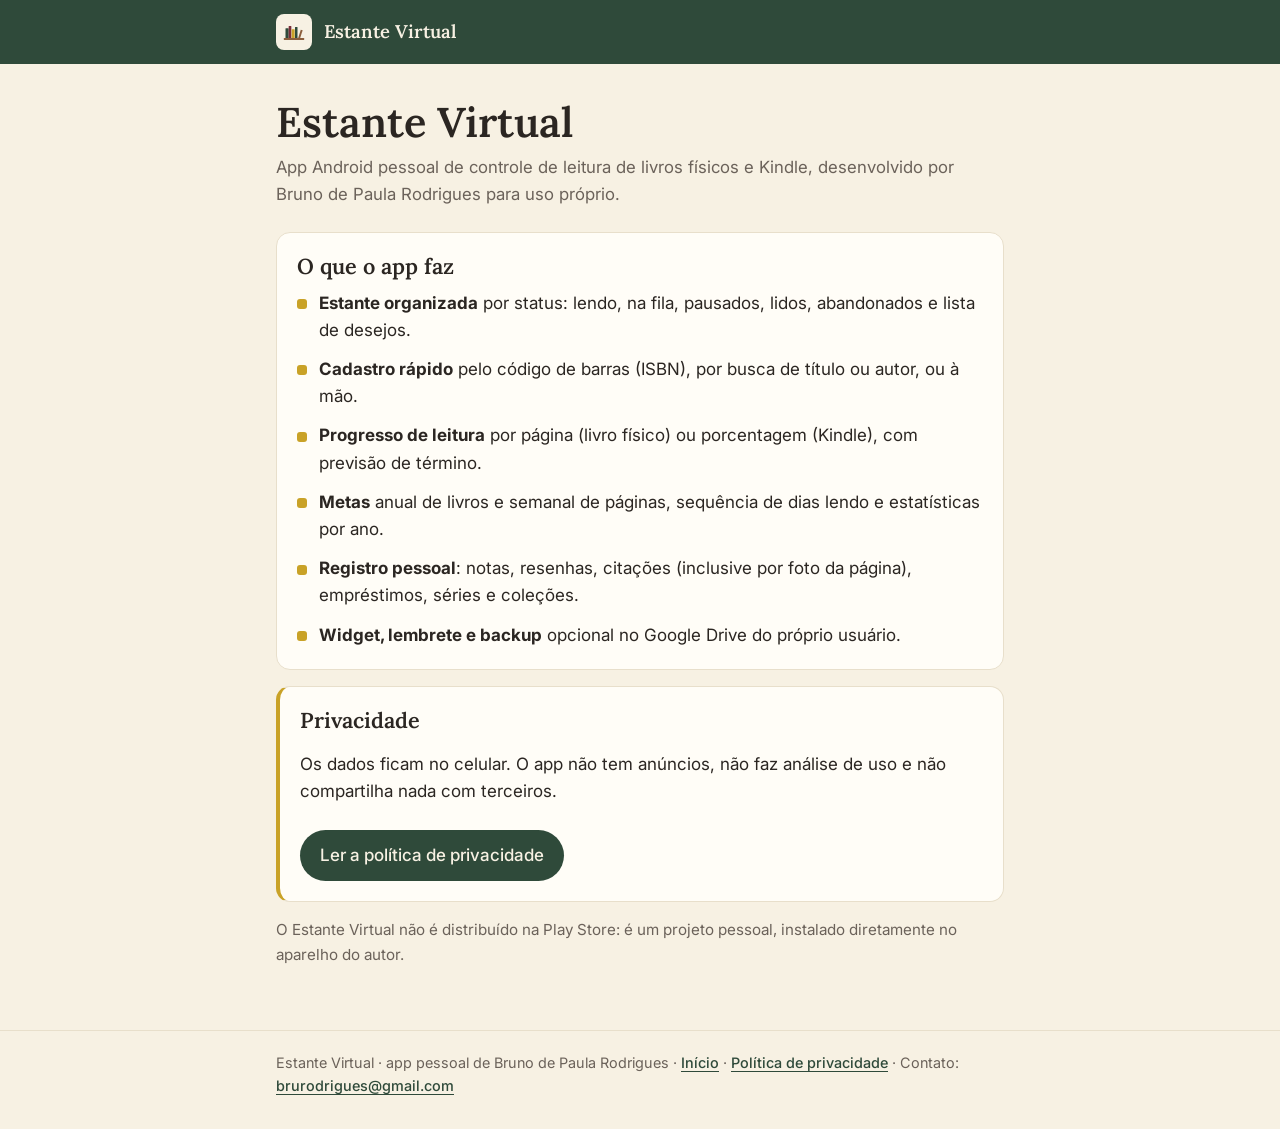
<file: index.html>
<!doctype html>
<html lang="pt-BR">
<head>
  <meta charset="utf-8">
  <meta name="viewport" content="width=device-width, initial-scale=1">
  <link rel="icon" href="icone.svg" type="image/svg+xml">
  <link rel="preconnect" href="https://fonts.googleapis.com">
  <link rel="preconnect" href="https://fonts.gstatic.com" crossorigin>
  <link href="https://fonts.googleapis.com/css2?family=Inter:wght@400;500&family=Lora:wght@500;600&display=swap" rel="stylesheet">
  <link rel="stylesheet" href="estilo.css">
  <title>Estante Virtual</title>
  <meta name="description" content="Estante Virtual: app Android pessoal para controlar a leitura de livros físicos e Kindle.">
</head>
<body>
<header class="topo"><div class="conteudo"><svg viewBox="0 0 108 108" aria-hidden="true"><rect width="108" height="108" rx="24" fill="#F7F1E3"/><path fill="#2F4A3A" d="M29.5 43h7.5a1 1 0 0 1 1 1v28h-9.5V44a1 1 0 0 1 1-1z"/><path fill="#7A2E3A" d="M39 36h6a1 1 0 0 1 1 1v35h-8V37a1 1 0 0 1 1-1z"/><path fill="#C9A227" d="M48 46h7a1 1 0 0 1 1 1v25h-9V47a1 1 0 0 1 1-1z"/><path fill="#2F4A3A" d="M58 39h5.5a1 1 0 0 1 1 1v32H57V40a1 1 0 0 1 1-1z"/><path fill="#8B5E3C" d="M66.5 72h6L80 48.8 74.3 47z"/><rect fill="#8B5E3C" x="23.5" y="72" width="61" height="6" rx="1.5"/></svg><a href="./">Estante Virtual</a></div></header>
<main class="conteudo">
  <h1>Estante Virtual</h1>
  <p class="subtitulo">App Android pessoal de controle de leitura de livros físicos e Kindle, desenvolvido por Bruno de Paula Rodrigues para uso próprio.</p>

  <section class="cartao">
    <h2 style="margin-top:0">O que o app faz</h2>
    <ul class="lista">
      <li><span><strong>Estante organizada</strong> por status: lendo, na fila, pausados, lidos, abandonados e lista de desejos.</span></li>
      <li><span><strong>Cadastro rápido</strong> pelo código de barras (ISBN), por busca de título ou autor, ou à mão.</span></li>
      <li><span><strong>Progresso de leitura</strong> por página (livro físico) ou porcentagem (Kindle), com previsão de término.</span></li>
      <li><span><strong>Metas</strong> anual de livros e semanal de páginas, sequência de dias lendo e estatísticas por ano.</span></li>
      <li><span><strong>Registro pessoal</strong>: notas, resenhas, citações (inclusive por foto da página), empréstimos, séries e coleções.</span></li>
      <li><span><strong>Widget, lembrete e backup</strong> opcional no Google Drive do próprio usuário.</span></li>
    </ul>
  </section>

  <section class="cartao destaque">
    <h2 style="margin-top:0">Privacidade</h2>
    <p>Os dados ficam no celular. O app não tem anúncios, não faz análise de uso e não compartilha nada com terceiros.</p>
    <a class="botao" href="privacidade.html">Ler a política de privacidade</a>
  </section>

  <p class="nota">O Estante Virtual não é distribuído na Play Store: é um projeto pessoal, instalado diretamente no aparelho do autor.</p>
</main>
<footer><div class="conteudo">Estante Virtual · app pessoal de Bruno de Paula Rodrigues · <a href="./">Início</a> · <a href="privacidade.html">Política de privacidade</a> · Contato: <a href="mailto:brurodrigues@gmail.com">brurodrigues@gmail.com</a></div></footer>
</body>
</html>
</file>
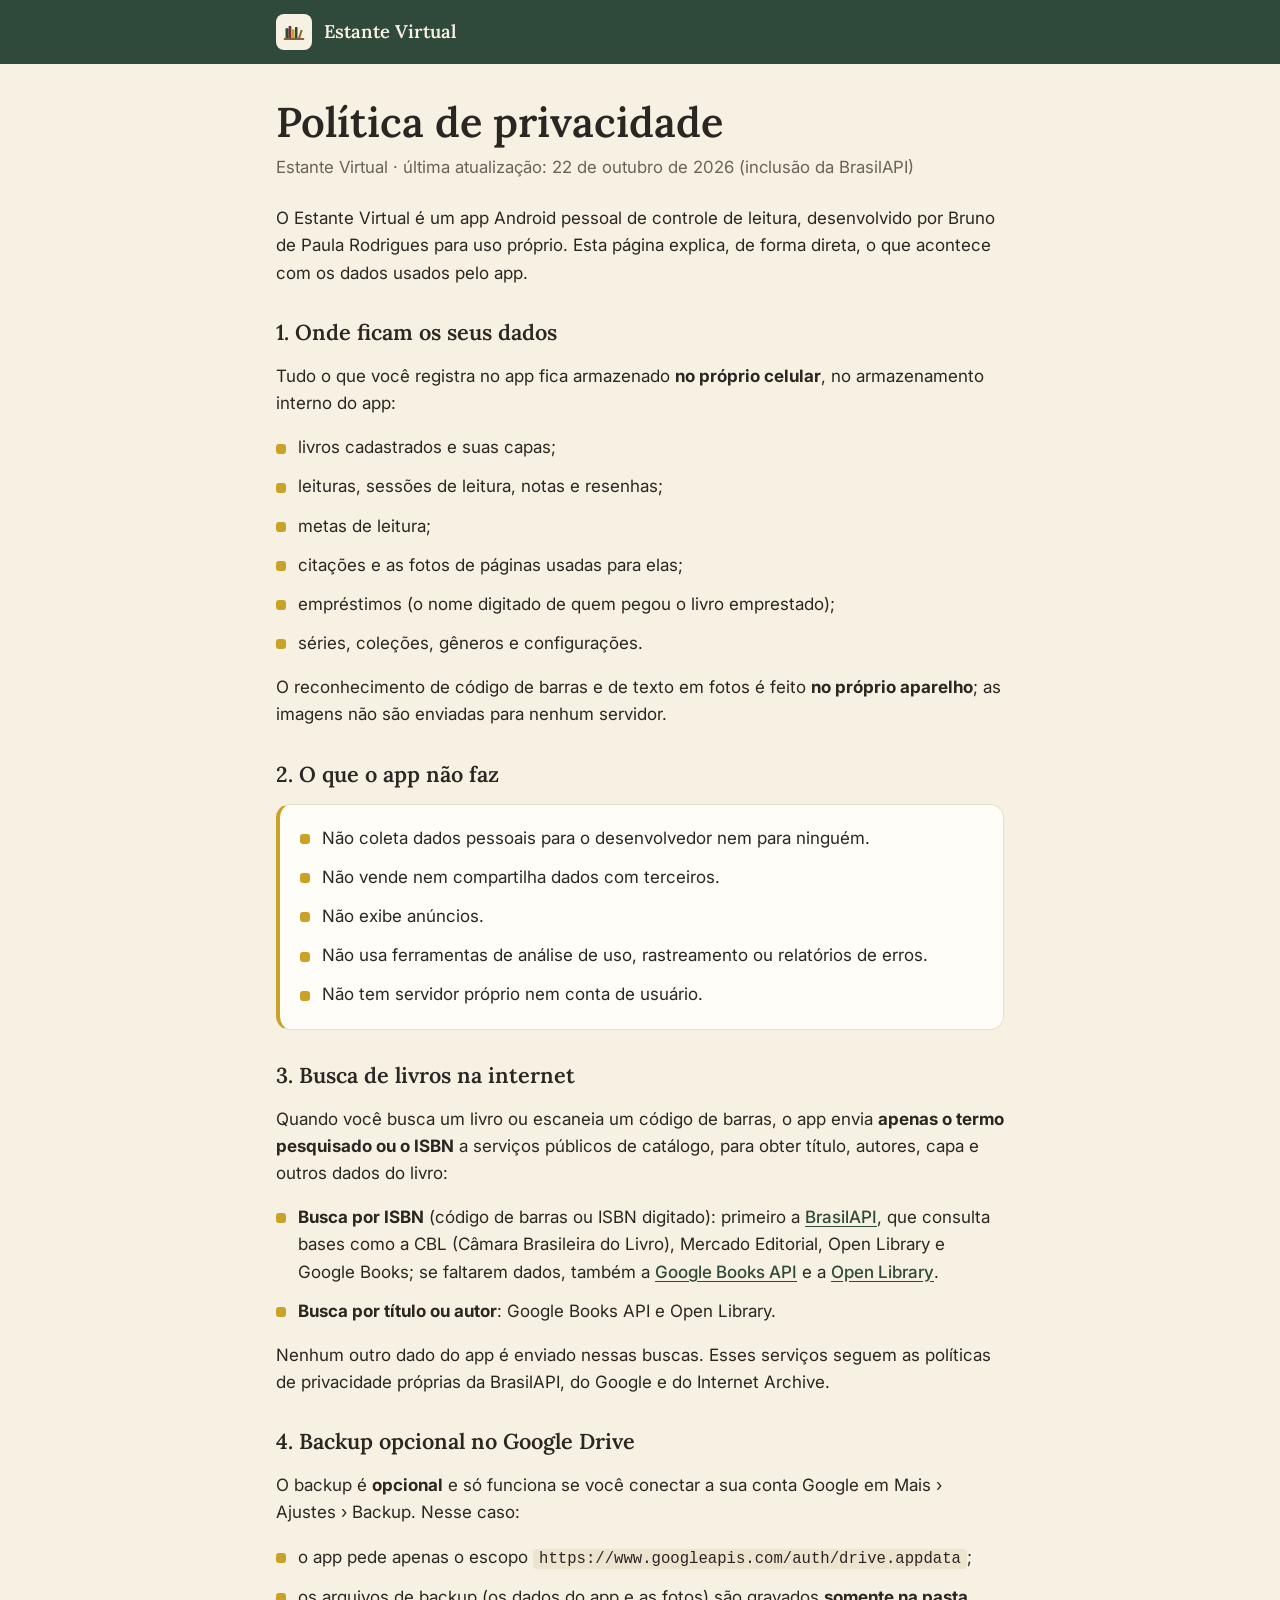
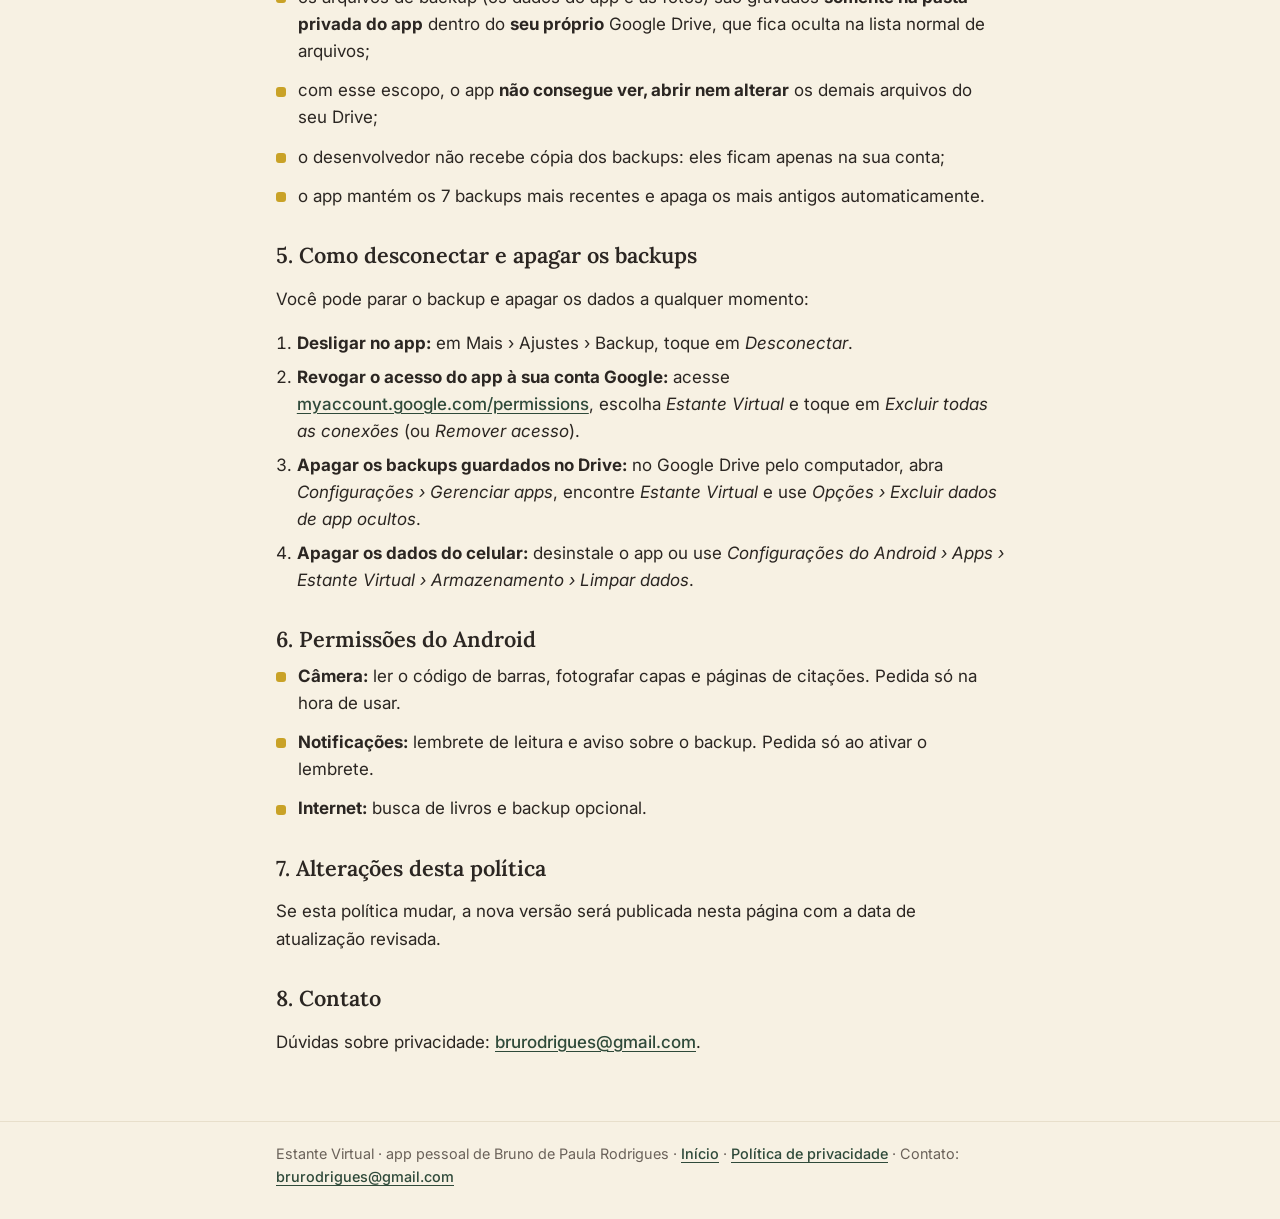
<file: privacidade.html>
<!doctype html>
<html lang="pt-BR">
<head>
  <meta charset="utf-8">
  <meta name="viewport" content="width=device-width, initial-scale=1">
  <link rel="icon" href="icone.svg" type="image/svg+xml">
  <link rel="preconnect" href="https://fonts.googleapis.com">
  <link rel="preconnect" href="https://fonts.gstatic.com" crossorigin>
  <link href="https://fonts.googleapis.com/css2?family=Inter:wght@400;500&family=Lora:wght@500;600&display=swap" rel="stylesheet">
  <link rel="stylesheet" href="estilo.css">
  <title>Política de privacidade · Estante Virtual</title>
  <meta name="description" content="Política de privacidade do app Estante Virtual.">
</head>
<body>
<header class="topo"><div class="conteudo"><svg viewBox="0 0 108 108" aria-hidden="true"><rect width="108" height="108" rx="24" fill="#F7F1E3"/><path fill="#2F4A3A" d="M29.5 43h7.5a1 1 0 0 1 1 1v28h-9.5V44a1 1 0 0 1 1-1z"/><path fill="#7A2E3A" d="M39 36h6a1 1 0 0 1 1 1v35h-8V37a1 1 0 0 1 1-1z"/><path fill="#C9A227" d="M48 46h7a1 1 0 0 1 1 1v25h-9V47a1 1 0 0 1 1-1z"/><path fill="#2F4A3A" d="M58 39h5.5a1 1 0 0 1 1 1v32H57V40a1 1 0 0 1 1-1z"/><path fill="#8B5E3C" d="M66.5 72h6L80 48.8 74.3 47z"/><rect fill="#8B5E3C" x="23.5" y="72" width="61" height="6" rx="1.5"/></svg><a href="./">Estante Virtual</a></div></header>
<main class="conteudo">
  <h1>Política de privacidade</h1>
  <p class="subtitulo">Estante Virtual · última atualização: 22 de outubro de 2026 (inclusão da BrasilAPI)</p>

  <p>O Estante Virtual é um app Android pessoal de controle de leitura, desenvolvido por Bruno de Paula Rodrigues para uso próprio. Esta página explica, de forma direta, o que acontece com os dados usados pelo app.</p>

  <h2>1. Onde ficam os seus dados</h2>
  <p>Tudo o que você registra no app fica armazenado <strong>no próprio celular</strong>, no armazenamento interno do app:</p>
  <ul class="lista">
    <li><span>livros cadastrados e suas capas;</span></li>
    <li><span>leituras, sessões de leitura, notas e resenhas;</span></li>
    <li><span>metas de leitura;</span></li>
    <li><span>citações e as fotos de páginas usadas para elas;</span></li>
    <li><span>empréstimos (o nome digitado de quem pegou o livro emprestado);</span></li>
    <li><span>séries, coleções, gêneros e configurações.</span></li>
  </ul>
  <p>O reconhecimento de código de barras e de texto em fotos é feito <strong>no próprio aparelho</strong>; as imagens não são enviadas para nenhum servidor.</p>

  <h2>2. O que o app não faz</h2>
  <div class="cartao destaque">
    <ul class="lista">
      <li><span>Não coleta dados pessoais para o desenvolvedor nem para ninguém.</span></li>
      <li><span>Não vende nem compartilha dados com terceiros.</span></li>
      <li><span>Não exibe anúncios.</span></li>
      <li><span>Não usa ferramentas de análise de uso, rastreamento ou relatórios de erros.</span></li>
      <li><span>Não tem servidor próprio nem conta de usuário.</span></li>
    </ul>
  </div>

  <h2>3. Busca de livros na internet</h2>
  <p>Quando você busca um livro ou escaneia um código de barras, o app envia <strong>apenas o termo pesquisado ou o ISBN</strong> a serviços públicos de catálogo, para obter título, autores, capa e outros dados do livro:</p>
  <ul class="lista">
    <li><span><strong>Busca por ISBN</strong> (código de barras ou ISBN digitado): primeiro a <a href="https://brasilapi.com.br/">BrasilAPI</a>, que consulta bases como a CBL (Câmara Brasileira do Livro), Mercado Editorial, Open Library e Google Books; se faltarem dados, também a <a href="https://developers.google.com/books">Google Books API</a> e a <a href="https://openlibrary.org/">Open Library</a>.</span></li>
    <li><span><strong>Busca por título ou autor</strong>: Google Books API e Open Library.</span></li>
  </ul>
  <p>Nenhum outro dado do app é enviado nessas buscas. Esses serviços seguem as políticas de privacidade próprias da BrasilAPI, do Google e do Internet Archive.</p>

  <h2>4. Backup opcional no Google Drive</h2>
  <p>O backup é <strong>opcional</strong> e só funciona se você conectar a sua conta Google em Mais › Ajustes › Backup. Nesse caso:</p>
  <ul class="lista">
    <li><span>o app pede apenas o escopo <code>https://www.googleapis.com/auth/drive.appdata</code>;</span></li>
    <li><span>os arquivos de backup (os dados do app e as fotos) são gravados <strong>somente na pasta privada do app</strong> dentro do <strong>seu próprio</strong> Google Drive, que fica oculta na lista normal de arquivos;</span></li>
    <li><span>com esse escopo, o app <strong>não consegue ver, abrir nem alterar</strong> os demais arquivos do seu Drive;</span></li>
    <li><span>o desenvolvedor não recebe cópia dos backups: eles ficam apenas na sua conta;</span></li>
    <li><span>o app mantém os 7 backups mais recentes e apaga os mais antigos automaticamente.</span></li>
  </ul>

  <h2>5. Como desconectar e apagar os backups</h2>
  <p>Você pode parar o backup e apagar os dados a qualquer momento:</p>
  <ol>
    <li><strong>Desligar no app:</strong> em Mais › Ajustes › Backup, toque em <em>Desconectar</em>.</li>
    <li><strong>Revogar o acesso do app à sua conta Google:</strong> acesse <a href="https://myaccount.google.com/permissions">myaccount.google.com/permissions</a>, escolha <em>Estante Virtual</em> e toque em <em>Excluir todas as conexões</em> (ou <em>Remover acesso</em>).</li>
    <li><strong>Apagar os backups guardados no Drive:</strong> no Google Drive pelo computador, abra <em>Configurações › Gerenciar apps</em>, encontre <em>Estante Virtual</em> e use <em>Opções › Excluir dados de app ocultos</em>.</li>
    <li><strong>Apagar os dados do celular:</strong> desinstale o app ou use <em>Configurações do Android › Apps › Estante Virtual › Armazenamento › Limpar dados</em>.</li>
  </ol>

  <h2>6. Permissões do Android</h2>
  <ul class="lista">
    <li><span><strong>Câmera:</strong> ler o código de barras, fotografar capas e páginas de citações. Pedida só na hora de usar.</span></li>
    <li><span><strong>Notificações:</strong> lembrete de leitura e aviso sobre o backup. Pedida só ao ativar o lembrete.</span></li>
    <li><span><strong>Internet:</strong> busca de livros e backup opcional.</span></li>
  </ul>

  <h2>7. Alterações desta política</h2>
  <p>Se esta política mudar, a nova versão será publicada nesta página com a data de atualização revisada.</p>

  <h2>8. Contato</h2>
  <p>Dúvidas sobre privacidade: <a href="mailto:brurodrigues@gmail.com">brurodrigues@gmail.com</a>.</p>
</main>
<footer><div class="conteudo">Estante Virtual · app pessoal de Bruno de Paula Rodrigues · <a href="./">Início</a> · <a href="privacidade.html">Política de privacidade</a> · Contato: <a href="mailto:brurodrigues@gmail.com">brurodrigues@gmail.com</a></div></footer>
</body>
</html>
</file>
<file: estilo.css>
:root {
  --creme: #F7F1E3;
  --cartao: #FFFDF7;
  --borda: #E8DFCB;
  --verde: #2F4A3A;
  --madeira: #8B5E3C;
  --dourado: #C9A227;
  --texto: #2B2622;
  --texto2: #6B625A;
  --trilha: #EDE4D0;
}
* { box-sizing: border-box; }
html { -webkit-text-size-adjust: 100%; }
body {
  margin: 0;
  background: var(--creme);
  color: var(--texto);
  font-family: "Inter", system-ui, -apple-system, "Segoe UI", Roboto, sans-serif;
  font-weight: 400;
  font-size: 17px;
  line-height: 1.6;
}
h1, h2, h3 { font-family: "Lora", Georgia, serif; font-weight: 600; line-height: 1.25; color: var(--texto); }
h1 { font-size: clamp(1.9rem, 6vw, 2.6rem); margin: 0 0 .4rem; }
h2 { font-size: 1.35rem; margin: 2rem 0 .6rem; }
a { color: var(--verde); font-weight: 500; text-underline-offset: 3px; }
a:hover { color: var(--madeira); }
.topo {
  background: var(--verde);
  color: var(--creme);
}
.topo .conteudo { display: flex; align-items: center; gap: 12px; padding-top: 14px; padding-bottom: 14px; }
.topo a { color: var(--creme); text-decoration: none; font-family: "Lora", Georgia, serif; font-weight: 600; font-size: 1.15rem; }
.topo svg { width: 36px; height: 36px; flex: none; }
.conteudo { max-width: 760px; margin: 0 auto; padding: 0 16px; }
main.conteudo { padding-top: 32px; padding-bottom: 48px; }
.subtitulo { color: var(--texto2); font-size: 1.05rem; margin: 0 0 1.5rem; }
.cartao {
  background: var(--cartao);
  border: 1px solid var(--borda);
  border-radius: 14px;
  padding: 20px;
  margin: 16px 0;
}
.lista { list-style: none; padding: 0; margin: 0; display: grid; gap: 12px; }
.lista li { display: flex; gap: 12px; align-items: flex-start; }
.lista li::before {
  content: ""; flex: none; width: 10px; height: 10px; margin-top: .55em;
  border-radius: 3px; background: var(--dourado);
}
.botao {
  display: inline-block; background: var(--verde); color: var(--creme);
  padding: 12px 20px; border-radius: 999px; text-decoration: none; margin-top: 8px;
}
.botao:hover { background: #24392d; color: var(--creme); }
.nota { color: var(--texto2); font-size: .95rem; }
.destaque { border-left: 4px solid var(--dourado); }
code { background: var(--trilha); padding: 1px 6px; border-radius: 4px; font-size: .92em; overflow-wrap: anywhere; }
ol { padding-left: 1.3rem; }
ol li { margin-bottom: .4rem; }
footer { border-top: 1px solid var(--borda); }
footer .conteudo { padding-top: 20px; padding-bottom: 32px; color: var(--texto2); font-size: .9rem; }
</file>
